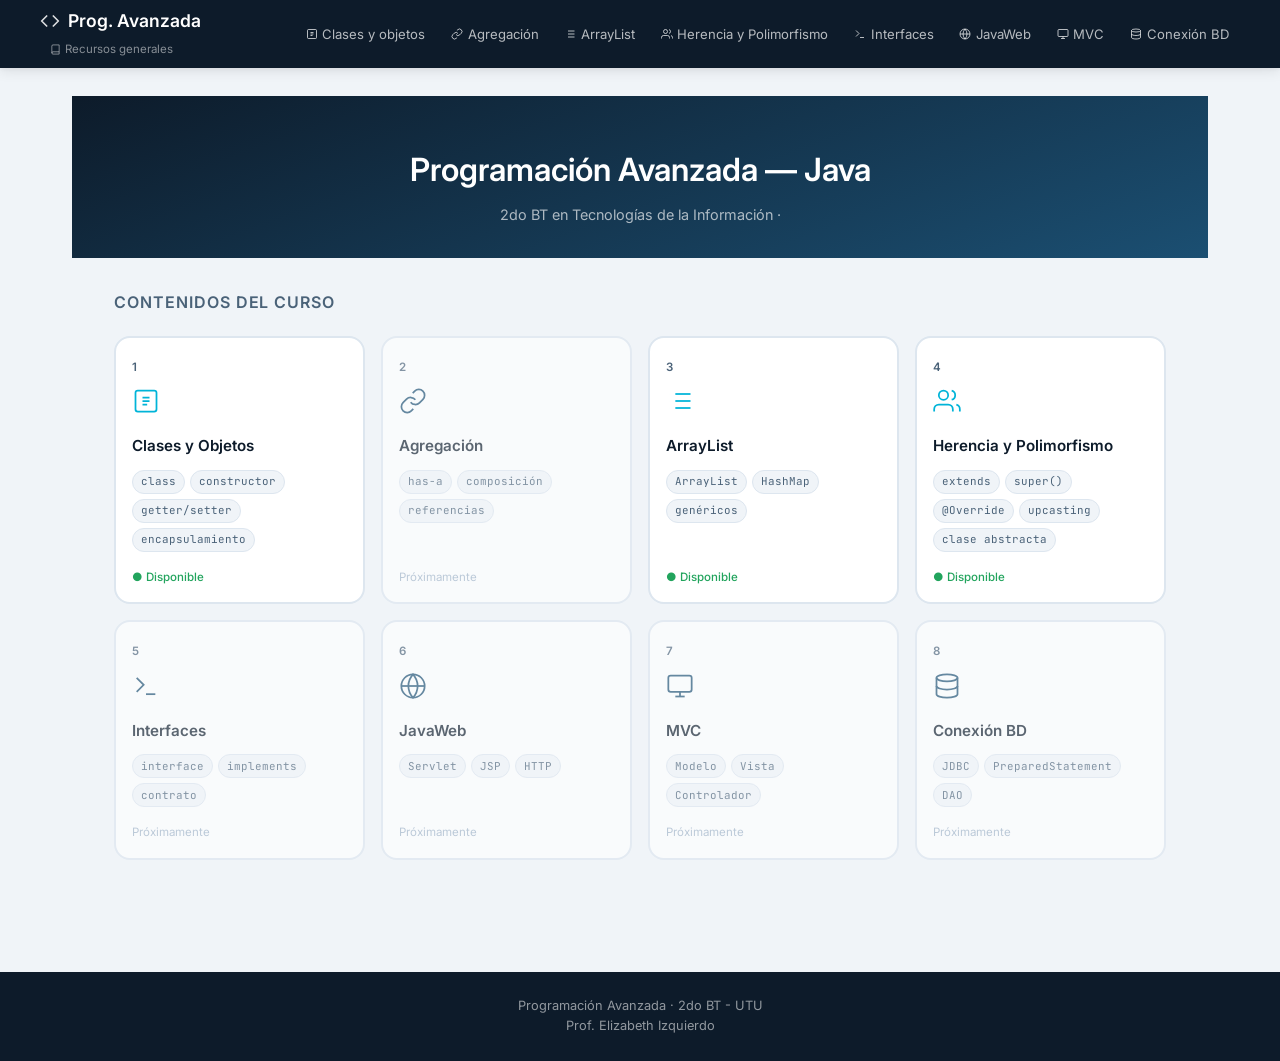
<file: index.html>
<!DOCTYPE html>
<html lang="es">
<head>
  <meta charset="UTF-8" />
  <meta name="viewport" content="width=device-width, initial-scale=1.0" />
  <title>Programación Avanzada — 2do BT TI</title>
  <link rel="preconnect" href="https://fonts.googleapis.com" />
  <link rel="preconnect" href="https://fonts.gstatic.com" crossorigin />
  <link href="https://fonts.googleapis.com/css2?family=Inter:wght@400;500;600&family=JetBrains+Mono:wght@400;500&display=swap" rel="stylesheet" />
  <link rel="stylesheet" href="styles.css" />
</head>
<body>

<!-- ═══ HEADER ═══════════════════════════════════════ -->
<header>
  <div class="header-inner">
    <div class="logo-group">
      <a class="site-logo" href="#" onclick="showHome(); return false;">
        <svg width="20" height="20" viewBox="0 0 24 24" fill="none" stroke="currentColor" stroke-width="2" stroke-linecap="round" stroke-linejoin="round" aria-hidden="true">
          <polyline points="16 18 22 12 16 6"/><polyline points="8 6 2 12 8 18"/>
        </svg>
        Prog. Avanzada
      </a>
      <a class="recursos-gen-btn" href="#" onclick="showUnit('recursos-generales'); return false;">
        <svg width="11" height="11" viewBox="0 0 24 24" fill="none" stroke="currentColor" stroke-width="2" aria-hidden="true"><path d="M4 19.5A2.5 2.5 0 0 1 6.5 17H20"/><path d="M6.5 2H20v20H6.5A2.5 2.5 0 0 1 4 19.5v-15A2.5 2.5 0 0 1 6.5 2z"/></svg>
        Recursos generales
      </a>
    </div>
    <nav>
      <a href="#" data-unit="clases" onclick="showUnit('clases'); return false;">
        <svg width="12" height="12" viewBox="0 0 24 24" fill="none" stroke="currentColor" stroke-width="2" aria-hidden="true"><rect x="3" y="3" width="18" height="18" rx="2"/><path d="M9 9h6M9 12h6M9 15h4"/></svg>
        Clases y objetos
      </a>
      <a href="#" data-unit="agregacion" onclick="showUnit('agregacion'); return false;">
        <svg width="12" height="12" viewBox="0 0 24 24" fill="none" stroke="currentColor" stroke-width="2" aria-hidden="true"><path d="M10 13a5 5 0 0 0 7.54.54l3-3a5 5 0 0 0-7.07-7.07l-1.72 1.71"/><path d="M14 11a5 5 0 0 0-7.54-.54l-3 3a5 5 0 0 0 7.07 7.07l1.71-1.71"/></svg>
        Agregación
      </a>
      <a href="#" data-unit="arraylist" onclick="showUnit('arraylist'); return false;">
        <svg width="12" height="12" viewBox="0 0 24 24" fill="none" stroke="currentColor" stroke-width="2" aria-hidden="true"><line x1="8" y1="6" x2="21" y2="6"/><line x1="8" y1="12" x2="21" y2="12"/><line x1="8" y1="18" x2="21" y2="18"/><line x1="3" y1="6" x2="3.01" y2="6"/><line x1="3" y1="12" x2="3.01" y2="12"/><line x1="3" y1="18" x2="3.01" y2="18"/></svg>
        ArrayList
      </a>
      <a href="#" data-unit="herencia" onclick="showUnit('herencia'); return false;">
        <svg width="12" height="12" viewBox="0 0 24 24" fill="none" stroke="currentColor" stroke-width="2" aria-hidden="true"><path d="M17 21v-2a4 4 0 0 0-4-4H5a4 4 0 0 0-4 4v2"/><circle cx="9" cy="7" r="4"/><path d="M23 21v-2a4 4 0 0 0-3-3.87"/><path d="M16 3.13a4 4 0 0 1 0 7.75"/></svg>
        Herencia y Polimorfismo
      </a>
      <a href="#" data-unit="interfaces" onclick="showUnit('interfaces'); return false;">
        <svg width="12" height="12" viewBox="0 0 24 24" fill="none" stroke="currentColor" stroke-width="2" aria-hidden="true"><polyline points="4 17 10 11 4 5"/><line x1="12" y1="19" x2="20" y2="19"/></svg>
        Interfaces
      </a>
      <a href="#" data-unit="javaweb" onclick="showUnit('javaweb'); return false;">
        <svg width="12" height="12" viewBox="0 0 24 24" fill="none" stroke="currentColor" stroke-width="2" aria-hidden="true"><circle cx="12" cy="12" r="10"/><line x1="2" y1="12" x2="22" y2="12"/><path d="M12 2a15.3 15.3 0 0 1 4 10 15.3 15.3 0 0 1-4 10 15.3 15.3 0 0 1-4-10 15.3 15.3 0 0 1 4-10z"/></svg>
        JavaWeb
      </a>
      <a href="#" data-unit="mvc" onclick="showUnit('mvc'); return false;">
        <svg width="12" height="12" viewBox="0 0 24 24" fill="none" stroke="currentColor" stroke-width="2" aria-hidden="true"><rect x="2" y="3" width="20" height="14" rx="2"/><line x1="8" y1="21" x2="16" y2="21"/><line x1="12" y1="17" x2="12" y2="21"/></svg>
        MVC
      </a>
      <a href="#" data-unit="conexion-bd" onclick="showUnit('conexion-bd'); return false;">
        <svg width="12" height="12" viewBox="0 0 24 24" fill="none" stroke="currentColor" stroke-width="2" aria-hidden="true"><ellipse cx="12" cy="5" rx="9" ry="3"/><path d="M21 12c0 1.66-4 3-9 3s-9-1.34-9-3"/><path d="M3 5v14c0 1.66 4 3 9 3s9-1.34 9-3V5"/></svg>
        Conexión BD
      </a>
    </nav>
  </div>
</header>

<!-- ═══ MAIN ═══════════════════════════════════════════ -->
<main>

  <!-- ══ HOME VIEW ══════════════════════════════════════ -->
  <div id="home-view">
    <section class="home-hero">
      <h1>Programación Avanzada — Java</h1>
      <p>2do BT en Tecnologías de la Información · </p>
    </section>

    <section class="toc-section">
      <h2 class="toc-title">Contenidos del curso</h2>
      <div class="toc-grid">

        <div class="toc-card available" onclick="showUnit('clases')">
          <div class="toc-num">1</div>
          <div class="toc-icon">
            <svg width="28" height="28" viewBox="0 0 24 24" fill="none" stroke="currentColor" stroke-width="1.5" aria-hidden="true"><rect x="3" y="3" width="18" height="18" rx="2"/><path d="M9 9h6M9 12h6M9 15h4"/></svg>
          </div>
          <h3>Clases y Objetos</h3>
          <div class="toc-topics">
            <span>class</span><span>constructor</span><span>getter/setter</span><span>encapsulamiento</span>
          </div>
          <div class="toc-status available">● Disponible</div>
        </div>

        <div class="toc-card" onclick="showUnit('agregacion')">
          <div class="toc-num">2</div>
          <div class="toc-icon">
            <svg width="28" height="28" viewBox="0 0 24 24" fill="none" stroke="currentColor" stroke-width="1.5" aria-hidden="true"><path d="M10 13a5 5 0 0 0 7.54.54l3-3a5 5 0 0 0-7.07-7.07l-1.72 1.71"/><path d="M14 11a5 5 0 0 0-7.54-.54l-3 3a5 5 0 0 0 7.07 7.07l1.71-1.71"/></svg>
          </div>
          <h3>Agregación</h3>
          <div class="toc-topics">
            <span>has-a</span><span>composición</span><span>referencias</span>
          </div>
          <div class="toc-status">Próximamente</div>
        </div>

        <div class="toc-card available" onclick="showUnit('arraylist')">
          <div class="toc-num">3</div>
          <div class="toc-icon">
            <svg width="28" height="28" viewBox="0 0 24 24" fill="none" stroke="currentColor" stroke-width="1.5" aria-hidden="true"><line x1="8" y1="6" x2="21" y2="6"/><line x1="8" y1="12" x2="21" y2="12"/><line x1="8" y1="18" x2="21" y2="18"/><line x1="3" y1="6" x2="3.01" y2="6"/><line x1="3" y1="12" x2="3.01" y2="12"/><line x1="3" y1="18" x2="3.01" y2="18"/></svg>
          </div>
          <h3>ArrayList</h3>
          <div class="toc-topics">
            <span>ArrayList</span><span>HashMap</span><span>genéricos</span>
          </div>
          <div class="toc-status available">● Disponible</div>
        </div>

        <div class="toc-card available" onclick="showUnit('herencia')">
          <div class="toc-num">4</div>
          <div class="toc-icon">
            <svg width="28" height="28" viewBox="0 0 24 24" fill="none" stroke="currentColor" stroke-width="1.5" aria-hidden="true"><path d="M17 21v-2a4 4 0 0 0-4-4H5a4 4 0 0 0-4 4v2"/><circle cx="9" cy="7" r="4"/><path d="M23 21v-2a4 4 0 0 0-3-3.87"/><path d="M16 3.13a4 4 0 0 1 0 7.75"/></svg>
          </div>
          <h3>Herencia y Polimorfismo</h3>
          <div class="toc-topics">
            <span>extends</span><span>super()</span><span>@Override</span><span>upcasting</span><span>clase abstracta</span>
          </div>
          <div class="toc-status available">● Disponible</div>
        </div>

        <div class="toc-card" onclick="showUnit('interfaces')">
          <div class="toc-num">5</div>
          <div class="toc-icon">
            <svg width="28" height="28" viewBox="0 0 24 24" fill="none" stroke="currentColor" stroke-width="1.5" aria-hidden="true"><polyline points="4 17 10 11 4 5"/><line x1="12" y1="19" x2="20" y2="19"/></svg>
          </div>
          <h3>Interfaces</h3>
          <div class="toc-topics">
            <span>interface</span><span>implements</span><span>contrato</span>
          </div>
          <div class="toc-status">Próximamente</div>
        </div>

        <div class="toc-card" onclick="showUnit('javaweb')">
          <div class="toc-num">6</div>
          <div class="toc-icon">
            <svg width="28" height="28" viewBox="0 0 24 24" fill="none" stroke="currentColor" stroke-width="1.5" aria-hidden="true"><circle cx="12" cy="12" r="10"/><line x1="2" y1="12" x2="22" y2="12"/><path d="M12 2a15.3 15.3 0 0 1 4 10 15.3 15.3 0 0 1-4 10 15.3 15.3 0 0 1-4-10 15.3 15.3 0 0 1 4-10z"/></svg>
          </div>
          <h3>JavaWeb</h3>
          <div class="toc-topics">
            <span>Servlet</span><span>JSP</span><span>HTTP</span>
          </div>
          <div class="toc-status">Próximamente</div>
        </div>

        <div class="toc-card" onclick="showUnit('mvc')">
          <div class="toc-num">7</div>
          <div class="toc-icon">
            <svg width="28" height="28" viewBox="0 0 24 24" fill="none" stroke="currentColor" stroke-width="1.5" aria-hidden="true"><rect x="2" y="3" width="20" height="14" rx="2"/><line x1="8" y1="21" x2="16" y2="21"/><line x1="12" y1="17" x2="12" y2="21"/></svg>
          </div>
          <h3>MVC</h3>
          <div class="toc-topics">
            <span>Modelo</span><span>Vista</span><span>Controlador</span>
          </div>
          <div class="toc-status">Próximamente</div>
        </div>

        <div class="toc-card" onclick="showUnit('conexion-bd')">
          <div class="toc-num">8</div>
          <div class="toc-icon">
            <svg width="28" height="28" viewBox="0 0 24 24" fill="none" stroke="currentColor" stroke-width="1.5" aria-hidden="true"><ellipse cx="12" cy="5" rx="9" ry="3"/><path d="M21 12c0 1.66-4 3-9 3s-9-1.34-9-3"/><path d="M3 5v14c0 1.66 4 3 9 3s9-1.34 9-3V5"/></svg>
          </div>
          <h3>Conexión BD</h3>
          <div class="toc-topics">
            <span>JDBC</span><span>PreparedStatement</span><span>DAO</span>
          </div>
          <div class="toc-status">Próximamente</div>
        </div>

      </div>
    </section>
  </div>

  <!-- ══ UNIT VIEW ══════════════════════════════════════ -->
  <div id="unit-view" style="display:none">
    <button class="back-btn" onclick="showHome()">
      <svg width="14" height="14" viewBox="0 0 24 24" fill="none" stroke="currentColor" stroke-width="2" aria-hidden="true"><polyline points="15 18 9 12 15 6"/></svg>
      Volver al inicio
    </button>

    <article class="card" id="unit-container">
      <!-- contenido cargado vía fetch -->
    </article>

    <div class="action-bar">
      <button class="action-btn nav-prev" id="btn-prev" onclick="goUnit(-1)" aria-label="Unidad anterior">
        <svg width="15" height="15" viewBox="0 0 24 24" fill="none" stroke="currentColor" stroke-width="2" aria-hidden="true"><polyline points="15 18 9 12 15 6"/></svg>
        Anterior
      </button>
      <button class="action-btn" id="btn-complete" onclick="toggleComplete()">
        <svg width="15" height="15" viewBox="0 0 24 24" fill="none" stroke="currentColor" stroke-width="2" aria-hidden="true"><circle cx="12" cy="12" r="10"/><path d="M12 8v4l3 3"/></svg>
        Marcar como completada
      </button>
      <button class="action-btn" onclick="printUnit()">
        <svg width="15" height="15" viewBox="0 0 24 24" fill="none" stroke="currentColor" stroke-width="2" aria-hidden="true"><polyline points="6 9 6 2 18 2 18 9"/><path d="M6 18H4a2 2 0 0 1-2-2v-5a2 2 0 0 1 2-2h16a2 2 0 0 1 2 2v5a2 2 0 0 1-2 2h-2"/><rect x="6" y="14" width="12" height="8"/></svg>
        Imprimir / PDF
      </button>
      <button class="action-btn nav-next" id="btn-next" onclick="goUnit(1)" aria-label="Unidad siguiente">
        Siguiente
        <svg width="15" height="15" viewBox="0 0 24 24" fill="none" stroke="currentColor" stroke-width="2" aria-hidden="true"><polyline points="9 18 15 12 9 6"/></svg>
      </button>
    </div>
  </div>

</main>

<!-- ═══ FOOTER ════════════════════════════════════════ -->
<footer>
  <span>Programación Avanzada · 2do BT - UTU</br></span>
  <span>Prof. Elizabeth Izquierdo</span>
</footer>

<script src="script.js"></script>
</body>
</html>
</file>
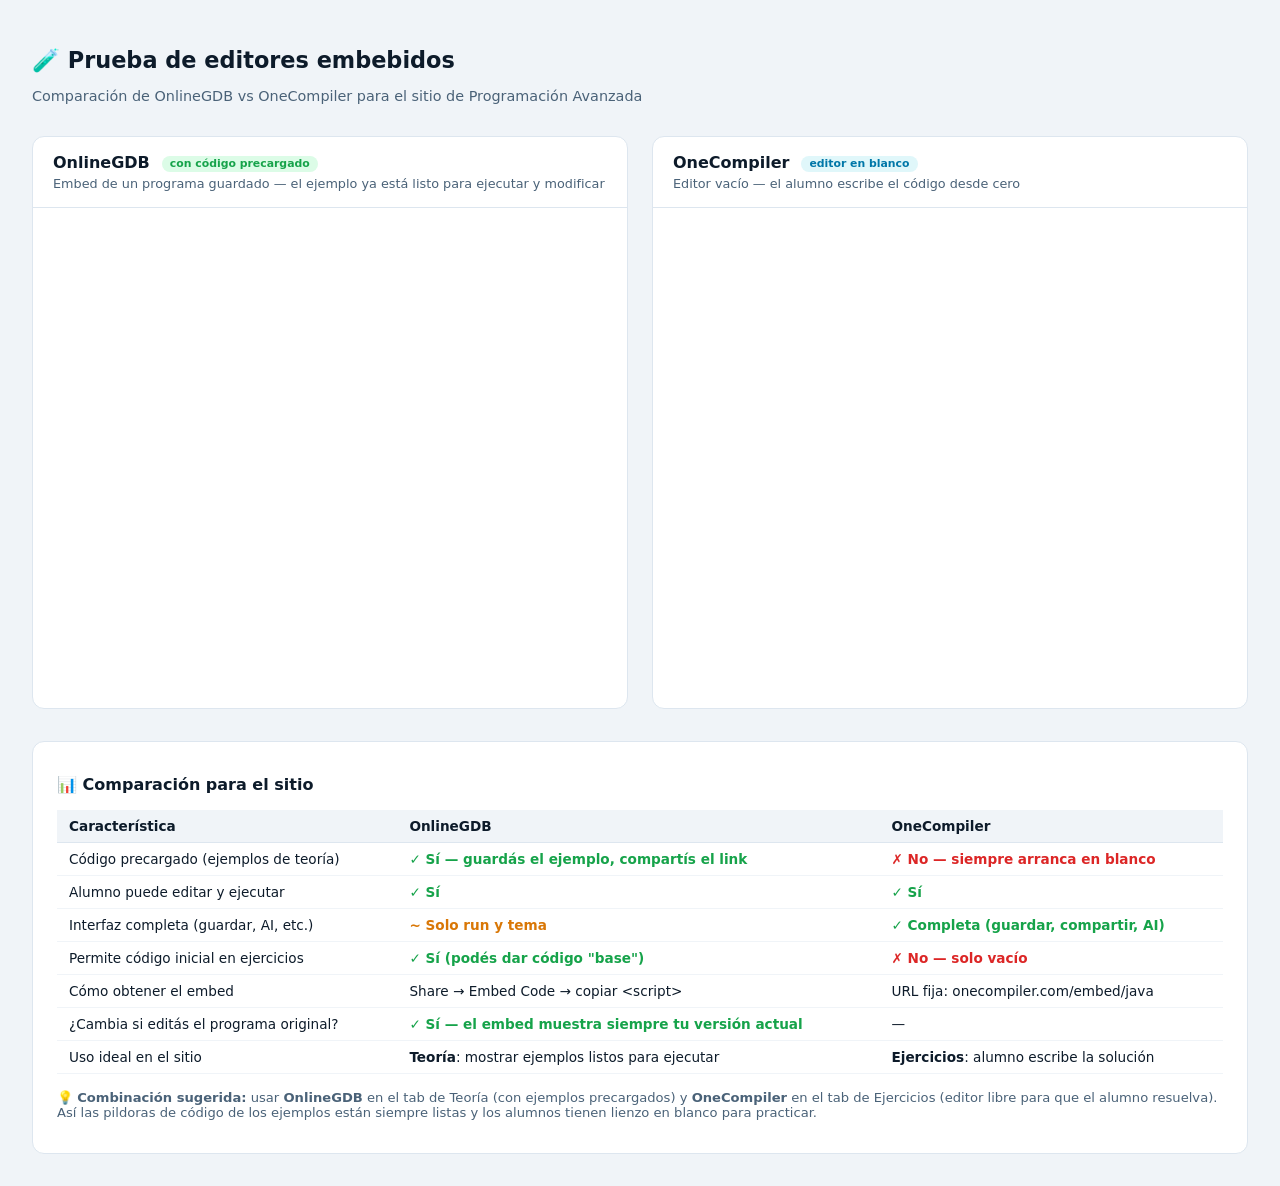
<file: test-embed.html>
<!DOCTYPE html>
<html lang="es">
<head>
  <meta charset="UTF-8" />
  <meta name="viewport" content="width=device-width, initial-scale=1.0" />
  <title>Test: OnlineGDB vs OneCompiler</title>
  <style>
    body { font-family: Inter, system-ui, sans-serif; background: #f0f4f8; color: #0d1b2a; margin: 0; padding: 2rem; }
    h1 { font-size: 1.4rem; margin-bottom: .25rem; }
    p.sub { color: #4a6278; font-size: .9rem; margin-bottom: 2rem; }
    .grid { display: grid; grid-template-columns: 1fr 1fr; gap: 1.5rem; }
    @media (max-width: 800px) { .grid { grid-template-columns: 1fr; } }
    .box { background: #fff; border-radius: 12px; border: 1px solid #dde6ef; }
    .box-header { padding: 1rem 1.25rem; border-bottom: 1px solid #dde6ef; }
    .box-header h2 { font-size: 1rem; margin: 0 0 .2rem; }
    .box-header p { font-size: .8rem; color: #4a6278; margin: 0; }
    .badge { display: inline-block; font-size: .68rem; font-weight: 600; padding: .1rem .5rem; border-radius: 999px; margin-left: .4rem; vertical-align: middle; }
    .badge-green { background: #dcfce7; color: #16a34a; }
    .badge-blue  { background: #e0f7fa; color: #0077a8; }
    /* OnlineGDB inyecta su propio iframe — no forzamos altura, dejamos que el script lo haga */
    .embed-wrap-gdb { padding: 0; min-height: 460px; }
    .embed-wrap-gdb iframe { width: 100% !important; min-height: 460px !important; border: none !important; display: block !important; }
    /* OneCompiler sí necesita iframe manual */
    .embed-wrap-oc { height: 500px; }
    .embed-wrap-oc iframe { width: 100%; height: 100%; border: none; display: block; }

    /* Sección de notas */
    .notes { margin-top: 2rem; background: #fff; border-radius: 12px; border: 1px solid #dde6ef; padding: 1.25rem 1.5rem; }
    .notes h2 { font-size: 1rem; margin-bottom: 1rem; }
    table { width: 100%; border-collapse: collapse; font-size: .85rem; }
    th { text-align: left; padding: .5rem .75rem; background: #f0f4f8; border-bottom: 1px solid #dde6ef; font-weight: 600; }
    td { padding: .5rem .75rem; border-bottom: 1px solid #f0f4f8; vertical-align: top; }
    td:first-child { font-weight: 500; white-space: nowrap; }
    .yes { color: #16a34a; font-weight: 600; }
    .no  { color: #dc2626; font-weight: 600; }
    .partial { color: #d97706; font-weight: 600; }
  </style>
</head>
<body>

<h1>🧪 Prueba de editores embebidos</h1>
<p class="sub">Comparación de OnlineGDB vs OneCompiler para el sitio de Programación Avanzada</p>

<div class="grid">

  <!-- OnlineGDB -->
  <div class="box">
    <div class="box-header">
      <h2>OnlineGDB <span class="badge badge-green">con código precargado</span></h2>
      <p>Embed de un programa guardado — el ejemplo ya está listo para ejecutar y modificar</p>
    </div>
    <div class="embed-wrap-gdb">
      <script src="https://onlinegdb.com/embed/js/QQ92WOuxD?theme=dark"></script>
    </div>
  </div>

  <!-- OneCompiler -->
  <div class="box">
    <div class="box-header">
      <h2>OneCompiler <span class="badge badge-blue">editor en blanco</span></h2>
      <p>Editor vacío — el alumno escribe el código desde cero</p>
    </div>
    <div class="embed-wrap-oc">
      <iframe
        src="https://onecompiler.com/embed/java"
        title="Editor Java"
        allowfullscreen
        loading="lazy">
      </iframe>
    </div>
  </div>

</div>

<!-- Tabla comparativa -->
<div class="notes">
  <h2>📊 Comparación para el sitio</h2>
  <table>
    <thead>
      <tr>
        <th>Característica</th>
        <th>OnlineGDB</th>
        <th>OneCompiler</th>
      </tr>
    </thead>
    <tbody>
      <tr>
        <td>Código precargado (ejemplos de teoría)</td>
        <td class="yes">✓ Sí — guardás el ejemplo, compartís el link</td>
        <td class="no">✗ No — siempre arranca en blanco</td>
      </tr>
      <tr>
        <td>Alumno puede editar y ejecutar</td>
        <td class="yes">✓ Sí</td>
        <td class="yes">✓ Sí</td>
      </tr>
      <tr>
        <td>Interfaz completa (guardar, AI, etc.)</td>
        <td class="partial">~ Solo run y tema</td>
        <td class="yes">✓ Completa (guardar, compartir, AI)</td>
      </tr>
      <tr>
        <td>Permite código inicial en ejercicios</td>
        <td class="yes">✓ Sí (podés dar código "base")</td>
        <td class="no">✗ No — solo vacío</td>
      </tr>
      <tr>
        <td>Cómo obtener el embed</td>
        <td>Share → Embed Code → copiar &lt;script&gt;</td>
        <td>URL fija: onecompiler.com/embed/java</td>
      </tr>
      <tr>
        <td>¿Cambia si editás el programa original?</td>
        <td class="yes">✓ Sí — el embed muestra siempre tu versión actual</td>
        <td>—</td>
      </tr>
      <tr>
        <td>Uso ideal en el sitio</td>
        <td><strong>Teoría</strong>: mostrar ejemplos listos para ejecutar</td>
        <td><strong>Ejercicios</strong>: alumno escribe la solución</td>
      </tr>
    </tbody>
  </table>

  <p style="margin-top: 1rem; font-size: .82rem; color: #4a6278;">
    💡 <strong>Combinación sugerida:</strong> usar <strong>OnlineGDB</strong> en el tab de Teoría (con ejemplos precargados) y <strong>OneCompiler</strong> en el tab de Ejercicios (editor libre para que el alumno resuelva). Así las pildoras de código de los ejemplos están siempre listas y los alumnos tienen lienzo en blanco para practicar.
  </p>
</div>

</body>
</html>
</file>
<file: styles.css>
/* ── Variables — Marino + Cyan ─────────────────────── */
:root {
  --c-dark:      #0d1b2a;
  --c-dark-mid:  #1b4f72;
  --c-dark-deep: #023e8a;
  --c-cyan:      #00b4d8;
  --c-cyan-light:#e0f7fa;
  --c-cyan-pale: #caf0f8;
  --c-cyan-mid:  #48cae4;
  --c-cyan-text: #0077a8;
  --c-badge-text:#023e8a;
  --gray-50:     #f0f4f8;
  --gray-100:    #dde6ef;
  --gray-300:    #a0b4c8;
  --gray-600:    #4a6278;
  --text:        #0d1b2a;
  --text-muted:  #4a6278;
  --radius-sm:   6px;
  --radius-md:   10px;
  --radius-lg:   16px;
  --shadow-sm:   0 1px 3px rgba(0,0,0,.07), 0 1px 2px rgba(0,0,0,.04);
  --shadow-md:   0 4px 12px rgba(0,0,0,.08), 0 2px 4px rgba(0,0,0,.04);
}

/* ── Reset ─────────────────────────────────────────── */
*, *::before, *::after { box-sizing: border-box; margin: 0; padding: 0; }
body {
  font-family: 'Inter', system-ui, sans-serif;
  background: var(--gray-50);
  color: var(--text);
  min-height: 100vh;
  line-height: 1.6;
}

/* ── Header ────────────────────────────────────────── */
header {
  background: var(--c-dark);
  color: #fff;
  padding: 0 2rem;
  position: sticky;
  top: 0;
  z-index: 100;
  box-shadow: var(--shadow-md);
}
.header-inner {
  max-width: 1200px;
  margin: 0 auto;
  display: flex;
  align-items: center;
  gap: 1rem;
  height: 68px;
}
.site-logo {
  font-size: 1.1rem;
  font-weight: 600;
  color: #fff;
  text-decoration: none;
  display: flex;
  align-items: center;
  gap: .5rem;
  white-space: nowrap;
}
.site-logo svg { opacity: .85; flex-shrink: 0; }
nav {
  margin-left: auto;
  display: flex;
  align-items: center;
  gap: .2rem;
  flex-wrap: wrap;
}
nav a {
  color: rgba(255,255,255,.7);
  text-decoration: none;
  font-size: .82rem;
  padding: .35rem .7rem;
  border-radius: var(--radius-sm);
  transition: background .15s, color .15s;
  display: flex;
  align-items: center;
  gap: .3rem;
  white-space: nowrap;
}
nav a:hover { background: rgba(255,255,255,.1); color: #fff; }
nav a.active { background: rgba(255,255,255,.15); color: #fff; font-weight: 500; }

.logo-group {
  display: flex;
  flex-direction: column;
  gap: .2rem;
  flex-shrink: 0;
}
.recursos-gen-btn {
  display: flex;
  align-items: center;
  gap: .3rem;
  color: rgba(255,255,255,.5);
  text-decoration: none;
  font-size: .72rem;
  padding: .15rem .4rem;
  border-radius: var(--radius-sm);
  white-space: nowrap;
  margin-left: .2rem;
  transition: color .15s;
}
.recursos-gen-btn:hover { color: rgba(255,255,255,.9); }

/* ── Home view ─────────────────────────────────────── */
.home-hero {
  text-align: center;
  padding: 3rem 2rem 2rem;
  background: linear-gradient(160deg, var(--c-dark) 0%, var(--c-dark-mid) 100%);
  color: #fff;
}
.home-hero h1 {
  font-size: clamp(1.4rem, 3vw, 2rem);
  font-weight: 600;
  margin-bottom: .5rem;
}
.home-hero p {
  font-size: .9rem;
  color: rgba(255,255,255,.65);
}

.toc-section {
  max-width: 1100px;
  margin: 0 auto;
  padding: 2rem 1.5rem 3rem;
}
.toc-title {
  font-size: 1rem;
  font-weight: 600;
  color: var(--text-muted);
  text-transform: uppercase;
  letter-spacing: .06em;
  margin-bottom: 1.25rem;
}
.toc-grid {
  display: grid;
  grid-template-columns: repeat(auto-fill, minmax(200px, 1fr));
  gap: 1rem;
}
.toc-card {
  background: #fff;
  border: 2px solid var(--gray-100);
  border-radius: var(--radius-lg);
  padding: 1.25rem 1rem 1rem;
  cursor: pointer;
  transition: border-color .18s, box-shadow .18s, transform .15s;
  position: relative;
  display: flex;
  flex-direction: column;
  gap: .5rem;
  opacity: .65;
}
.toc-card.available {
  opacity: 1;
}
.toc-card.available:hover {
  border-color: var(--c-cyan);
  box-shadow: 0 4px 18px rgba(0,180,216,.15);
  transform: translateY(-2px);
}
.toc-num {
  font-size: .72rem;
  font-weight: 600;
  color: var(--text-muted);
  letter-spacing: .05em;
}
.toc-icon {
  color: var(--c-dark-mid);
  margin: .2rem 0;
}
.toc-card.available .toc-icon { color: var(--c-cyan); }
.toc-card h3 {
  font-size: .95rem;
  font-weight: 600;
  color: var(--text);
  margin: 0;
}
.toc-topics {
  display: flex;
  flex-wrap: wrap;
  gap: .3rem;
  margin-top: .2rem;
}
.toc-topics span {
  font-size: .68rem;
  background: var(--gray-50);
  color: var(--text-muted);
  border-radius: 99px;
  padding: .15rem .5rem;
  border: 1px solid var(--gray-100);
  font-family: 'JetBrains Mono', monospace;
}
.toc-status {
  font-size: .72rem;
  color: var(--gray-300);
  margin-top: auto;
  padding-top: .5rem;
}
.toc-status.available { color: #22a45d; font-weight: 500; }

/* ── Back button ───────────────────────────────────── */
.back-btn {
  display: inline-flex;
  align-items: center;
  gap: .4rem;
  background: none;
  border: none;
  color: var(--text-muted);
  font-size: .82rem;
  font-family: inherit;
  cursor: pointer;
  padding: 1rem 1.5rem .5rem;
  transition: color .15s;
}
.back-btn:hover { color: var(--c-cyan-text); }

/* ── Unit loading / coming soon ─────────────────────── */
.unit-loading {
  display: flex;
  align-items: center;
  justify-content: center;
  gap: .75rem;
  padding: 4rem 2rem;
  color: var(--text-muted);
  font-size: .9rem;
}
@keyframes spin { to { transform: rotate(360deg); } }
.spin { animation: spin 1s linear infinite; }

.coming-soon-content {
  display: flex;
  flex-direction: column;
  align-items: center;
  gap: .75rem;
  padding: 4rem 2rem;
  text-align: center;
  color: var(--text-muted);
}
.coming-soon-content h3 {
  font-size: 1.05rem;
  color: var(--text);
  margin: 0;
}
.coming-soon-content p {
  font-size: .85rem;
  max-width: 320px;
}

/* ── Hero (legacy, kept for print) ─────────────────── */
.hero {
  background: linear-gradient(135deg, var(--c-dark) 0%, var(--c-dark-mid) 55%, var(--c-dark-deep) 100%);
  color: #fff;
  padding: 3rem 2rem 2.75rem;
  text-align: center;
}
.hero h1 {
  font-size: clamp(1.5rem, 4vw, 2.2rem);
  font-weight: 600;
  letter-spacing: -.02em;
  margin-bottom: .5rem;
}
.hero p {
  font-size: .95rem;
  opacity: .8;
  max-width: 500px;
  margin: 0 auto 1.25rem;
}
.hero-pills {
  display: flex;
  justify-content: center;
  flex-wrap: wrap;
  gap: .5rem;
}
.pill {
  display: inline-flex;
  align-items: center;
  gap: .35rem;
  padding: .28rem .85rem;
  border-radius: 999px;
  font-size: .78rem;
  font-weight: 500;
}
.pill-cyan   { background: var(--c-cyan); color: #fff; }
.pill-navy   { background: var(--c-dark-mid); color: #fff; }
.pill-light  { background: rgba(255,255,255,.15); color: #fff; }

/* ── Layout ────────────────────────────────────────── */
main {
  max-width: 1200px;
  margin: 0 auto;
  padding: 1.75rem 2rem 4rem;
}

/* ── Card ──────────────────────────────────────────── */
.card {
  background: #fff;
  border-radius: var(--radius-lg);
  border: 1px solid var(--gray-100);
  box-shadow: var(--shadow-sm);
  overflow: hidden;
  display: flex;
  flex-direction: column;
}
.card-header {
  padding: 1.25rem 1.75rem 1rem;
  border-bottom: 1px solid var(--gray-100);
  display: flex;
  align-items: center;
  gap: 1rem;
}
.card-icon {
  width: 46px;
  height: 46px;
  border-radius: var(--radius-md);
  background: var(--c-cyan-light);
  display: flex;
  align-items: center;
  justify-content: center;
  flex-shrink: 0;
}
.card-icon svg { color: var(--c-cyan); width: 22px; height: 22px; }
.card-meta { flex: 1; min-width: 0; }
.card-unit {
  display: inline-block;
  font-size: .68rem;
  font-weight: 600;
  letter-spacing: .07em;
  text-transform: uppercase;
  color: var(--c-badge-text);
  background: var(--c-cyan-pale);
  padding: .15rem .55rem;
  border-radius: var(--radius-sm);
  margin-bottom: .35rem;
}
.card-title {
  font-size: 1.2rem;
  font-weight: 600;
  color: var(--text);
  line-height: 1.3;
}
.card-complete-badge {
  display: none;
  align-items: center;
  gap: .35rem;
  font-size: .75rem;
  font-weight: 600;
  color: #16a34a;
  background: #dcfce7;
  padding: .3rem .75rem;
  border-radius: 999px;
  margin-left: auto;
  flex-shrink: 0;
}
.card-complete-badge.visible { display: flex; }

/* ── Subtopic bar (dentro de cada tab-panel) ───────── */
.subtopic-bar {
  display: flex;
  gap: 6px;
  padding: .65rem 1.75rem;
  border-bottom: 1px solid var(--gray-100);
  background: var(--gray-50);
  overflow-x: auto;
  scrollbar-width: none;
  flex-shrink: 0;
}
.subtopic-bar::-webkit-scrollbar { display: none; }
.sub-pill {
  padding: .3rem .85rem;
  border-radius: 999px;
  border: 1px solid var(--gray-100);
  background: #fff;
  color: var(--text-muted);
  font-size: .78rem;
  font-weight: 500;
  cursor: pointer;
  white-space: nowrap;
  transition: background .15s, border-color .15s, color .15s;
  flex-shrink: 0;
}
.sub-pill:hover { border-color: var(--c-cyan); color: var(--c-cyan); background: var(--c-cyan-light); }
 .sub-pill.active {
  background: #1e293b;   /* gris pizarra oscuro */
  color: #fff;
  border-color: #1e293b;
}

.sub-content { display: none; flex-direction: column; }
.sub-content.active { display: flex; }

/* ── Recursos ──────────────────────────────────────── */
.recursos-section {
  padding: 1.25rem 1.75rem 1.75rem;
  display: flex;
  flex-direction: column;
  gap: 1.5rem;
}
.recursos-section h3 {
  font-size: .7rem;
  font-weight: 700;
  letter-spacing: .1em;
  text-transform: uppercase;
  color: var(--c-badge-text);
  margin-bottom: .5rem;
}
.recursos-grid {
  display: grid;
  grid-template-columns: repeat(auto-fill, minmax(230px, 1fr));
  gap: .75rem;
}
.recurso-card {
  display: flex;
  align-items: flex-start;
  gap: .75rem;
  padding: .9rem 1rem;
  border-radius: var(--radius-md);
  border: 1px solid var(--gray-100);
  background: #fff;
  text-decoration: none;
  color: var(--text);
  transition: border-color .15s, box-shadow .15s, transform .1s;
  box-shadow: var(--shadow-sm);
}
.recurso-card:hover {
  border-color: var(--c-cyan);
  box-shadow: 0 4px 14px rgba(0,180,216,.12);
  transform: translateY(-1px);
}
.recurso-icon {
  width: 36px;
  height: 36px;
  border-radius: var(--radius-sm);
  background: var(--c-cyan-light);
  display: flex;
  align-items: center;
  justify-content: center;
  flex-shrink: 0;
  font-size: 1.1rem;
}
.recurso-info { min-width: 0; }
.recurso-name {
  font-size: .85rem;
  font-weight: 600;
  color: var(--text);
  display: block;
  margin-bottom: .15rem;
}
.recurso-desc {
  font-size: .75rem;
  color: var(--text-muted);
  line-height: 1.4;
}

/* ── Tabs ──────────────────────────────────────────── */
.tabs {
  display: flex;
  border-bottom: 1px solid var(--gray-100);
  background: var(--gray-50);
}
.tab-btn {
  flex: 1;
  padding: .8rem .5rem;
  font-size: .87rem;
  font-weight: 500;
  color: var(--text-muted);
  background: none;
  border: none;
  border-bottom: 2px solid transparent;
  cursor: pointer;
  display: flex;
  align-items: center;
  justify-content: center;
  gap: .35rem;
  transition: color .15s, border-color .15s, background .15s;
  white-space: nowrap;
}
.tab-btn:hover { background: var(--gray-100); color: var(--text); }
.tab-btn.active {
  color: var(--c-cyan);
  border-bottom-color: var(--c-cyan);
  background: #fff;
}
.tab-btn svg { flex-shrink: 0; }

/* ── Tab Panels ────────────────────────────────────── */
.tab-panel { display: none; flex-direction: column; flex: 1; }
.tab-panel.active { display: flex; }

.theory-text {
  padding: 1.5rem 1.75rem 1rem;
  font-size: .92rem;
  color: var(--text-muted);
  line-height: 1.7;
}
.theory-text strong { color: var(--text); font-weight: 500; }
.theory-text code {
  font-family: 'JetBrains Mono', monospace;
  font-size: .8rem;
  background: var(--gray-100);
  padding: .1em .38em;
  border-radius: 4px;
  color: var(--c-cyan-text);
}

.panel-label {
  padding: .5rem 1.75rem .4rem;
  font-size: .7rem;
  font-weight: 600;
  letter-spacing: .08em;
  text-transform: uppercase;
  color: var(--c-cyan);
}

.compiler-frame {
  margin: 0 1.75rem 1.75rem;
  border-radius: var(--radius-md);
  overflow: hidden;
  border: 1px solid var(--gray-100);
  height: 520px;
  background: #1e1e2e;
  flex-shrink: 0;
}
.compiler-frame iframe {
  width: 100%;
  height: 100%;
  border: none;
  display: block;
}

.exercise-text {
  padding: 1.5rem 1.75rem .75rem;
  font-size: .92rem;
  color: var(--text-muted);
  line-height: 1.7;
}
.exercise-text ol { padding-left: 1.2rem; }
.exercise-text li { margin-bottom: .5rem; }
.exercise-text strong { color: var(--text); font-weight: 500; }
.exercise-text code {
  font-family: 'JetBrains Mono', monospace;
  font-size: .8rem;
  background: var(--gray-100);
  padding: .1em .38em;
  border-radius: 4px;
  color: var(--c-badge-text);
}

/* ── Botones de Classroom ──────────────────────────── */
.classroom-btns {
  display: flex;
  gap: .75rem;
  flex-wrap: wrap;
  padding: 1rem 1.75rem 1.75rem;
}
.classroom-btn {
  display: inline-flex;
  align-items: center;
  gap: .55rem;
  padding: .7rem 1.3rem;
  border-radius: var(--radius-md);
  font-size: .88rem;
  font-weight: 600;
  text-decoration: none;
  border: 1.5px solid transparent;
  transition: background .15s, border-color .15s, transform .1s, box-shadow .15s;
  box-shadow: var(--shadow-sm);
}
.classroom-btn:hover { transform: translateY(-1px); box-shadow: var(--shadow-md); }
.classroom-btn-lapaz {
  background: var(--c-dark);
  color: var(--c-cyan);
  border-color: var(--c-dark-mid);
}
.classroom-btn-lapaz:hover { background: var(--c-dark-mid); border-color: var(--c-cyan); }
.classroom-btn-laspiedras {
  background: var(--c-cyan);
  color: #fff;
  border-color: var(--c-cyan);
}
.classroom-btn-laspiedras:hover { background: var(--c-cyan-mid); border-color: var(--c-cyan-mid); }
/* Secciones dentro de cada ejercicio */
.classroom-section {
  padding: 1.25rem 1.75rem 1rem;
  border-bottom: 1px solid var(--gray-100);
  background: var(--gray-50);
}
.classroom-label {
  font-size: .78rem;
  font-weight: 700;
  color: var(--text);
  margin-bottom: .75rem;
}
.challenge-section {
  display: flex;
  flex-direction: column;
  flex: 1;
}

/* Botón único de acceso al classroom */
.classroom-btn-classroom {
  background: var(--c-dark);
  color: #fff;
  border-color: var(--c-dark-mid);
  font-size: .92rem;
  padding: .75rem 1.5rem;
}
.classroom-btn-classroom:hover { background: var(--c-dark-mid); border-color: var(--c-cyan); color: var(--c-cyan); }
.classroom-btn svg { flex-shrink: 0; opacity: .85; }

.forms-frame {
  margin: 0 1.75rem 1.75rem;
  border-radius: var(--radius-md);
  overflow: hidden;
  border: 1px solid var(--gray-100);
  height: 520px;
  flex-shrink: 0;
}
.forms-frame iframe {
  width: 100%;
  height: 100%;
  border: none;
  display: block;
}
.forms-placeholder {
  margin: 1rem 1.75rem 1.75rem;
  border-radius: var(--radius-md);
  border: 1.5px dashed var(--gray-300);
  height: 220px;
  display: flex;
  flex-direction: column;
  align-items: center;
  justify-content: center;
  gap: .6rem;
  color: var(--text-muted);
  font-size: .85rem;
  text-align: center;
  padding: 1.5rem;
}
.forms-placeholder svg { opacity: .35; }
.forms-placeholder strong { color: var(--c-badge-text); font-weight: 500; display: block; margin-bottom: .2rem; }
.forms-placeholder code {
  font-size: .73rem;
  background: var(--gray-100);
  padding: .2rem .5rem;
  border-radius: 4px;
  color: var(--text-muted);
  display: inline-block;
  margin-top: .4rem;
  word-break: break-all;
}

/* ── Teoría: bloques de código estático y diagramas ── */
.theory-code-block {
  margin: 1rem 1.75rem;
  background: var(--c-dark);
  border-radius: var(--radius-md);
  overflow-x: auto;
}
.theory-code-block pre {
  padding: 1.1rem 1.3rem;
  margin: 0;
}
.theory-code-block code {
  font-family: 'JetBrains Mono', monospace;
  font-size: .8rem;
  color: #a8d8ea;
  white-space: pre;
  line-height: 1.65;
  background: transparent;
  padding: 0;
  border-radius: 0;
}
.theory-note {
  margin: .6rem 1.75rem 1rem;
  font-size: .8rem;
  color: var(--text-muted);
  background: var(--c-cyan-light);
  border-left: 3px solid var(--c-cyan);
  border-radius: 0 var(--radius-sm) var(--radius-sm) 0;
  padding: .6rem .9rem;
  line-height: 1.5;
}

/* Diagrama de herencia simple */
.theory-diagram {
  display: flex;
  flex-direction: column;
  align-items: center;
  gap: .4rem;
  margin: 1rem 1.75rem;
}
.diagram-box {
  display: flex;
  flex-direction: column;
  align-items: center;
  border-radius: var(--radius-md);
  border: 2px solid var(--gray-100);
  padding: .65rem 2rem;
  text-align: center;
  min-width: 220px;
  background: #fff;
}
.diagram-parent { border-color: var(--c-dark-mid); }
.diagram-child  { border-color: var(--c-cyan); }
.diagram-label {
  font-family: 'JetBrains Mono', monospace;
  font-size: .85rem;
  font-weight: 600;
  color: var(--text);
}
.diagram-fields {
  font-size: .75rem;
  color: var(--text-muted);
  margin-top: .2rem;
  line-height: 1.5;
}
.diagram-arrow {
  font-size: .78rem;
  color: var(--c-cyan-text);
  font-weight: 600;
  letter-spacing: .03em;
}

/* Referencias bibliográficas al pie de sección */
.theory-refs {
  margin: 1rem 1.75rem .5rem;
  padding: .65rem 1rem;
  background: var(--gray-50);
  border: 1px solid var(--gray-100);
  border-radius: var(--radius-sm);
  font-size: .75rem;
  color: var(--text-muted);
  line-height: 1.7;
}
.theory-refs strong {
  display: block;
  font-size: .72rem;
  text-transform: uppercase;
  letter-spacing: .06em;
  color: var(--gray-300);
  margin-bottom: .3rem;
}
.theory-refs a { color: var(--c-cyan-text); text-decoration: underline; }
.theory-refs a:hover { color: var(--c-cyan); }

/* Imagen de diagrama UML — standalone (centrada) */
.theory-img {
  display: block;
  max-width: 480px;
  width: 100%;
  margin: 1rem auto;
  border-radius: var(--radius-md);
  border: 1px solid var(--gray-100);
}

/* Texto + imagen lado a lado */
.theory-text-img {
  display: flex;
  align-items: flex-start;
  gap: 1.5rem;
  padding: 0 1.75rem;
  margin-bottom: .5rem;
}
.theory-text-img .theory-text {
  flex: 1;
  padding: 0;
}
.theory-img-inline {
  width: 350px;
  flex-shrink: 0;
  border-radius: var(--radius-md);
  border: 1px solid var(--gray-100);
  margin-top: .25rem;
}
@media (max-width: 600px) {
  .theory-text-img { flex-direction: column; }
  .theory-img-inline { width: 100%; }
}

/* ── Action Bar ────────────────────────────────────── */
.action-bar {
  display: flex;
  align-items: stretch;
  gap: .75rem;
  margin-top: 1.25rem;
}
.action-btn {
  display: flex;
  align-items: center;
  gap: .45rem;
  padding: .65rem 1.1rem;
  font-size: .83rem;
  font-weight: 500;
  border-radius: var(--radius-md);
  border: 1px solid var(--gray-100);
  background: #fff;
  color: var(--text-muted);
  cursor: pointer;
  transition: background .15s, border-color .15s, color .15s;
  box-shadow: var(--shadow-sm);
  white-space: nowrap;
}
.action-btn svg { flex-shrink: 0; }
.action-btn:hover:not(:disabled) { border-color: var(--c-cyan); color: var(--c-cyan); background: var(--c-cyan-light); }
.action-btn:disabled { opacity: .35; cursor: not-allowed; }

.action-btn.nav-prev, .action-btn.nav-next { flex: 1; justify-content: center; }
.action-btn.nav-next { margin-left: auto; }

.action-btn.btn-complete {
  flex: 2;
  justify-content: center;
  border-color: var(--gray-100);
}
.action-btn.btn-complete.done {
  background: #dcfce7;
  border-color: #86efac;
  color: #16a34a;
}
.action-btn.btn-complete.done:hover { background: #bbf7d0; border-color: #4ade80; }

.action-btn.btn-print { flex: 1.5; justify-content: center; }

/* ── Footer ────────────────────────────────────────── */
footer {
  background: var(--c-dark);
  color: rgba(255,255,255,.55);
  text-align: center;
  padding: 1.5rem;
  font-size: .8rem;
}
footer a { color: #90e0ef; text-decoration: none; }

/* ── Print ─────────────────────────────────────────── */
@media print {
  header, .hero, .action-bar, footer { display: none !important; }
  main { padding: 0; max-width: 100%; }
  .card { box-shadow: none; border: none; }
  .tabs { display: none; }
  .tab-panel { display: block !important; }
  .compiler-frame { display: none !important; }
  .forms-placeholder, .forms-frame { display: none !important; }
  .theory-text, .exercise-text { padding: .75rem 0; }
  .panel-label { padding: .5rem 0 .25rem; }
  .card-header { padding: .75rem 0; }
}
</file>
